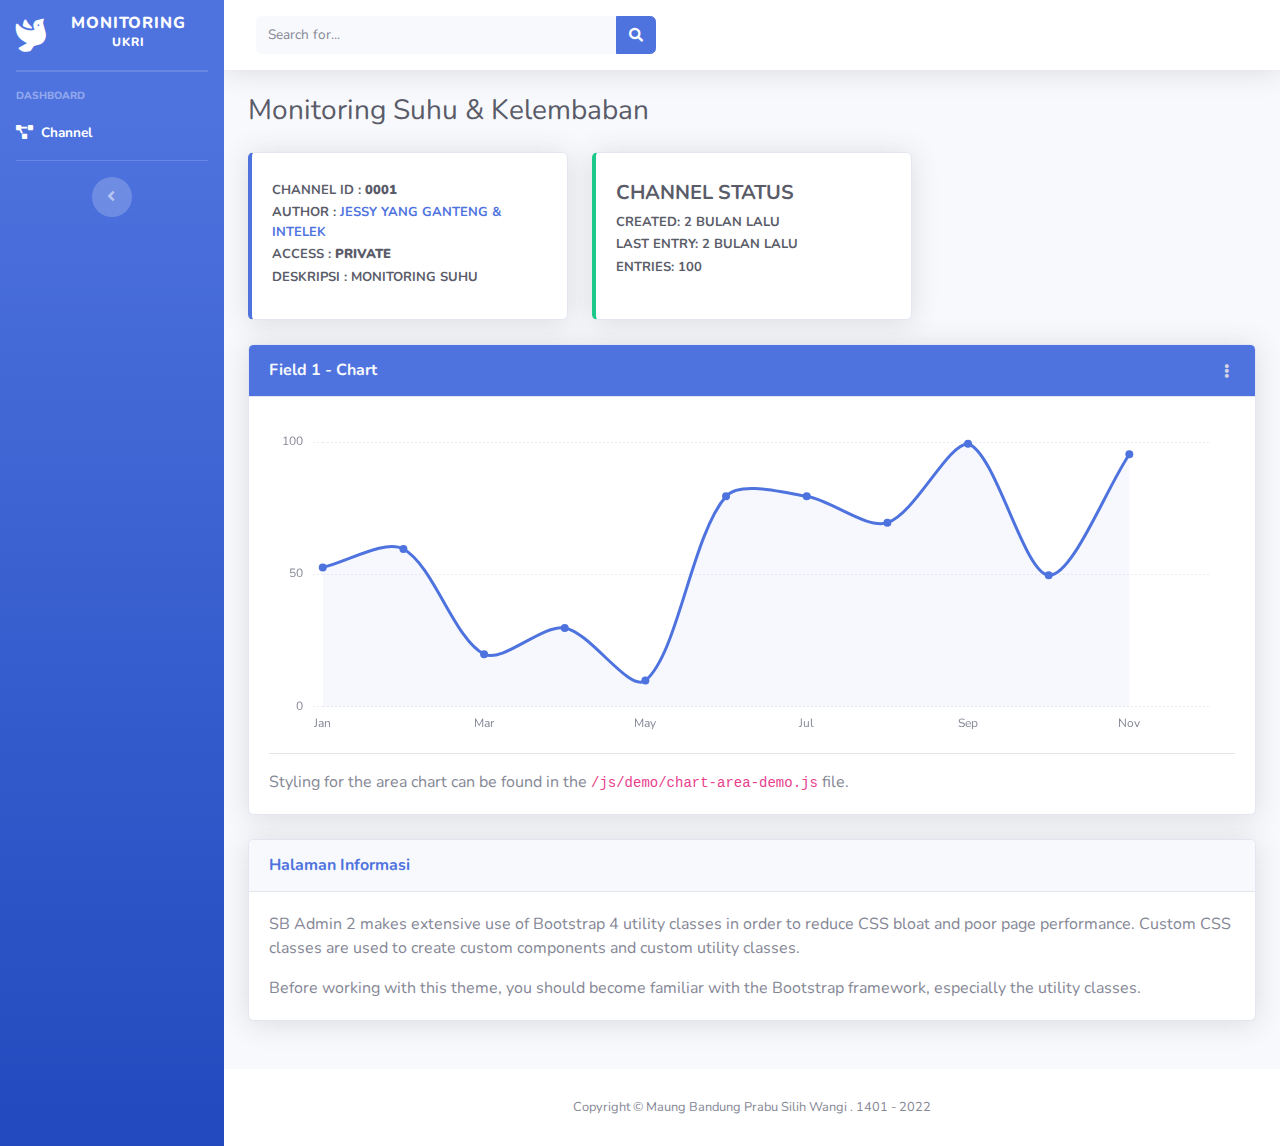
<file: index.html>
<!DOCTYPE html>
<html lang="en">

<head>

    <meta charset="utf-8">
    <meta http-equiv="X-UA-Compatible" content="IE=edge">
    <meta name="viewport" content="width=device-width, initial-scale=1, shrink-to-fit=no">
    <meta name="description" content="">
    <meta name="author" content="">

    <title>Monitoring</title>

    <!-- Custom fonts for this template-->
    <link href="vendor/fontawesome-free/css/all.min.css" rel="stylesheet" type="text/css">
    <link
        href="https://fonts.googleapis.com/css?family=Nunito:200,200i,300,300i,400,400i,600,600i,700,700i,800,800i,900,900i"
        rel="stylesheet">

    <!-- Custom styles for this template-->
    <link href="css/sb-admin-2.min.css" rel="stylesheet">

    <!-- Custom Sendiri nih CSS nya -->
    <link href="css/buatansendiri.css" rel="stylesheet">


</head>

<body id="page-top">

    <!-- Page Wrapper -->
    <div id="wrapper">

        <!-- Sidebar -->
        <ul class="navbar-nav bg-gradient-primary sidebar sidebar-dark accordion" id="accordionSidebar">

            <!-- Sidebar - Brand -->
            <a class="sidebar-brand d-flex align-items-center justify-content-center" href="index.html">
                <div class="sidebar-brand-icon rotate-n-15">
                    <i class="fas fa-dove"></i>
                </div>
                <div class="sidebar-brand-text mx-3">Monitoring <sup>Ukri</sup></div>
            </a>

            <!-- Divider -->
            <hr class="sidebar-divider my-0">

            <!-- Divider -->
            <hr class="sidebar-divider">

            <!-- Heading -->
            <div class="sidebar-heading">
                Dashboard
            </div>

            <!-- Nav Item - Channel -->
            <li class="nav-item active">
                <a class="nav-link" href="index.html">
                    <i class="fas fa-fw fa-project-diagram"></i>
                    <span>Channel</span></a>
            </li>

            
            <!-- Divider -->
            <hr class="sidebar-divider">

            <!-- Sidebar Toggler (Sidebar) -->
            <div class="text-center d-none d-md-inline">
                <button class="rounded-circle border-0" id="sidebarToggle"></button>
            </div>

        </ul>
        <!-- End of Sidebar -->

        <!-- Content Wrapper -->
        <div id="content-wrapper" class="d-flex flex-column">

            <!-- Main Content -->
            <div id="content">

                <!-- Topbar -->
                <nav class="navbar navbar-expand navbar-light bg-white topbar mb-4 static-top shadow">

                    <!-- Sidebar Toggle (Topbar) -->
                    <button id="sidebarToggleTop" class="btn btn-link d-md-none rounded-circle mr-3">
                        <i class="fa fa-bars"></i>
                    </button>

                    <!-- Topbar Search -->
                    <form
                        class="d-none d-sm-inline-block form-inline mr-auto ml-md-3 my-2 my-md-0 mw-100 navbar-search">
                        <div class="input-group">
                            <input type="text" class="form-control bg-light border-0 small" placeholder="Search for..."
                                aria-label="Search" aria-describedby="basic-addon2">
                            <div class="input-group-append">
                                <button class="btn btn-primary" type="button">
                                    <i class="fas fa-search fa-sm"></i>
                                </button>
                            </div>
                        </div>
                    </form>

                    <!-- Topbar Navbar -->
                    <ul class="navbar-nav ml-auto">

                    </ul>

                </nav>
                <!-- End of Topbar -->

                <!-- Begin Page Content -->
                <div class="container-fluid">

                    <!-- Page Heading -->
                    <div class="d-sm-flex align-items-center justify-content-between mb-4">
                        <h1 class="h3 mb-0 text-gray-800">Monitoring Suhu & Kelembaban</h1>
                        <!-- <a href="#" class="d-none d-sm-inline-block btn btn-sm btn-primary shadow-sm"><i
                                class="fas fa-download fa-sm text-white-50"></i> Generate Report</a> -->
                    </div>

                    <!-- Content Row -->
                    <div class="row">

                        <!-- Earnings (Monthly) Card Example -->
                        <div class="col-xl-4 col-md-6 mb-4">
                            <div class="card border-left-primary shadow h-100 py-2">
                                <div class="card-body">
                                    <div class="row no-gutters align-items-center">
                                        <div class="col mr-2">
                                            <div class="text-xs font-weight-bold text-dark text-uppercase mb-1 desk-keterangan">
                                                <p>Channel ID : <b>0001</b></p> 
                                                <p>Author : <a class="author-link" href="#">Jessy yang Ganteng & Intelek</a></p> 
                                                <p>Access : <b>Private</b></p> 
                                                <p>Deskripsi : Monitoring Suhu</p> 
                                            </div>
                                        </div>
                                    </div>
                                </div>
                            </div>
                        </div>

                        <!-- Earnings (Monthly) Card Example -->
                        <div class="col-xl-4 col-md-6 mb-4">
                            <div class="card border-left-success shadow h-100 py-2">
                                <div class="card-body">
                                    <div class="row no-gutters align-items-center">
                                        <div class="col mr-2">
                                            <div class="text-xs font-weight-bold text-dark text-uppercase mb-1 desk-keterangan">
                                                <h5><b>Channel Status</b></h5> 
                                                
                                                <p>Created: 2 bulan lalu</p> 
                                                <p>Last Entry: 2 bulan lalu</p> 
                                                <p>Entries: 100</p> 
                                                
                                            </div>
                                        </div>
                                        
                                    </div>
                                </div>
                            </div>
                        </div>
                    </div>

                    <!-- Content Row -->

                    <div class="row">

                        <!-- Area Chart -->
                        <div class="col-xl-12 col-lg-7">
                            <div class="card shadow mb-4">
                                <!-- Card Header - Dropdown -->
                                <div
                                    class="card-header py-3 d-flex flex-row align-items-center justify-content-between bg-primary">
                                    <h6 class="m-0 font-weight-bold text-light">Field 1 - Chart</h6>
                                    <div class="dropdown no-arrow">
                                        <a class="dropdown-toggle" href="#" role="button" id="dropdownMenuLink"
                                            data-toggle="dropdown" aria-haspopup="true" aria-expanded="false">
                                            <i class="fas fa-ellipsis-v fa-sm fa-fw text-gray-400"></i>
                                        </a>
                                        <div class="dropdown-menu dropdown-menu-right shadow animated--fade-in"
                                            aria-labelledby="dropdownMenuLink">
                                            <div class="dropdown-header">Settings Field:</div>
                                            <a class="dropdown-item" href="#"><i class="fas fa-expand-alt mr-1"></i>Full Screens</a>
                                            <a class="dropdown-item" href="#"><i class="fas fa-code mr-1"></i>Embed Code</a>
                                            <a class="dropdown-item" href="#"><i class="fas fa-edit mr-1"></i>Edit</a>
                                            <div class="dropdown-divider"></div>
                                            <a class="dropdown-item" href="#"><i class="fas fa-trash-alt mr-1"></i>Delete</a>
                                        </div>
                                    </div>
                                </div>
                                <!-- Card Body -->
                                <div class="card-body">
                                    <div class="chart-area">
                                        <canvas id="myAreaChart"></canvas>
                                    </div>
                                    <hr>
                                    Styling for the area chart can be found in the
                                    <code>/js/demo/chart-area-demo.js</code> file.
                                </div>
                            </div>
                        </div>                        
                    </div>

                    <!-- Content Row -->
                    <div class="row">
                        <div class="col-lg-12 mb-4">
                            <!-- Approach -->
                            <div class="card shadow mb-4">
                                <div class="card-header py-3">
                                    <h6 class="m-0 font-weight-bold text-primary">Halaman Informasi</h6>
                                </div>
                                <div class="card-body">
                                    <p>SB Admin 2 makes extensive use of Bootstrap 4 utility classes in order to reduce
                                        CSS bloat and poor page performance. Custom CSS classes are used to create
                                        custom components and custom utility classes.</p>
                                    <p class="mb-0">Before working with this theme, you should become familiar with the
                                        Bootstrap framework, especially the utility classes.</p>
                                </div>
                            </div>

                        </div>
                    </div>

                </div>
                <!-- /.container-fluid -->

            </div>
            <!-- End of Main Content -->

            <!-- Footer -->
            <footer class="sticky-footer bg-white">
                <div class="container my-auto">
                    <div class="copyright text-center my-auto">
                        <span>Copyright &copy; Maung Bandung Prabu Silih Wangi . 1401 - 2022</span>
                    </div>
                </div>
            </footer>
            <!-- End of Footer -->

        </div>
        <!-- End of Content Wrapper -->

    </div>
    <!-- End of Page Wrapper -->

    <!-- Scroll to Top Button-->
    <a class="scroll-to-top rounded" href="#page-top">
        <i class="fas fa-angle-up"></i>
    </a>

    <!-- Logout Modal-->
    <div class="modal fade" id="logoutModal" tabindex="-1" role="dialog" aria-labelledby="exampleModalLabel"
        aria-hidden="true">
        <div class="modal-dialog" role="document">
            <div class="modal-content">
                <div class="modal-header">
                    <h5 class="modal-title" id="exampleModalLabel">Ready to Leave?</h5>
                    <button class="close" type="button" data-dismiss="modal" aria-label="Close">
                        <span aria-hidden="true">×</span>
                    </button>
                </div>
                <div class="modal-body">Select "Logout" below if you are ready to end your current session.</div>
                <div class="modal-footer">
                    <button class="btn btn-secondary" type="button" data-dismiss="modal">Cancel</button>
                    <a class="btn btn-primary" href="login.html">Logout</a>
                </div>
            </div>
        </div>
    </div>

    <!-- Bootstrap core JavaScript-->
    <script src="vendor/jquery/jquery.min.js"></script>
    <script src="vendor/bootstrap/js/bootstrap.bundle.min.js"></script>

    <!-- Core plugin JavaScript-->
    <script src="vendor/jquery-easing/jquery.easing.min.js"></script>

    <!-- Custom scripts for all pages-->
    <script src="js/sb-admin-2.min.js"></script>

    <!-- Page level plugins -->
    <script src="vendor/chart.js/Chart.min.js"></script>

    <!-- Page level custom scripts -->
    <script src="js/demo/chart-area-demo.js"></script>
    <script src="js/demo/chart-pie-demo.js"></script>

</body>

</html>
</file>
<file: css/buatansendiri.css>
a.nama-channel {
    color: rgb(43, 45, 48);
}

a:hover.nama-channel {
    text-decoration: none;
    color: rgb(44, 96, 194);
}

p.nama-data{
    font-size: 20px;
}

p.nama-data i{
    font-size: 15px;
}

.desk-keterangan p{
    margin-bottom: 3px;
    font-size: 13px;
}

a:hover.author-link{
    text-decoration: none;
}

.label-setting{
    
}
</file>
